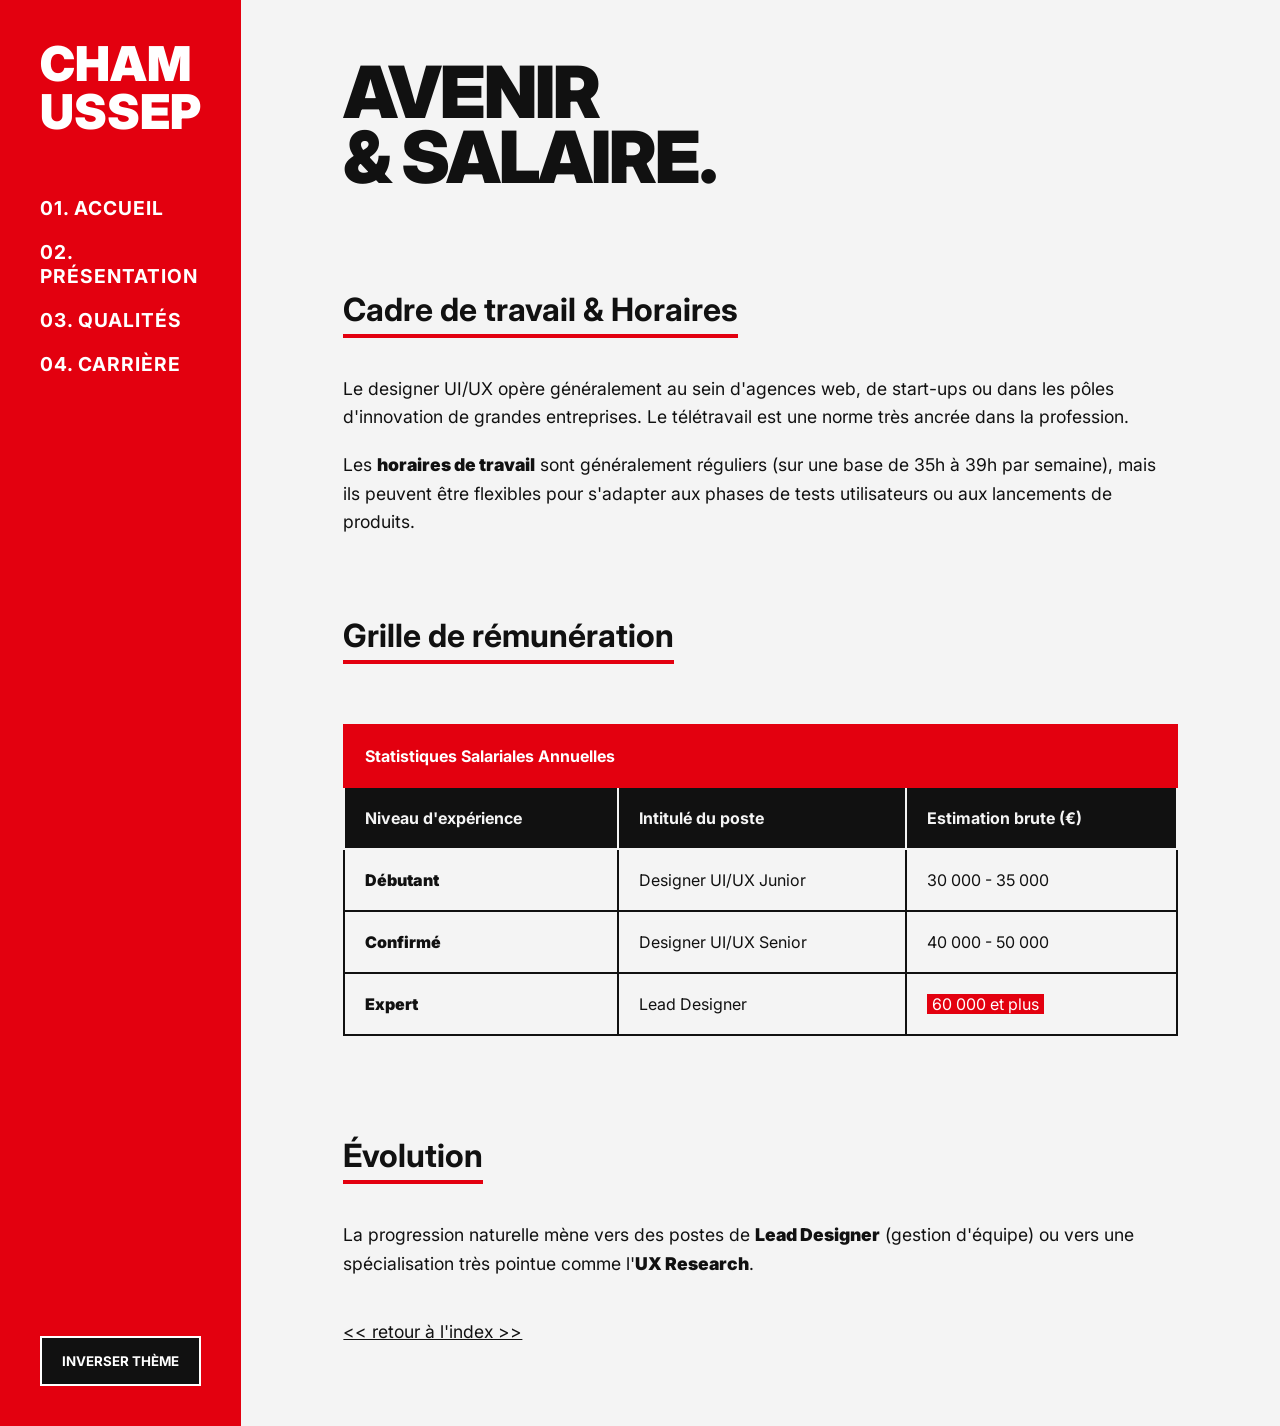
<file: carriere.html>
<!DOCTYPE html>
<html lang="fr">
<head>
    <meta charset="utf-8">
    <title>Carrière - UI/UX</title>
    <link href="apparence.css" rel="stylesheet"/>
</head>
<body id="page-body" class="theme-clair">

    <div id="layout">
        <nav class="nav">
            <div class="nav-logo">CHAM<br>USSEP</div>
            <a href="index.html">01. Accueil</a>
            <a href="presentation.html">02. Présentation</a>
            <a href="qualites.html">03. Qualités</a>
            <a href="carriere.html">04. Carrière</a>
            <button class="btn-theme" onclick="toggleTheme()">Inverser Thème</button>
        </nav>

        <main class="content">
            <h1>Avenir<br>& Salaire.</h1>

            <h2>Cadre de travail & Horaires</h2>
<p>Le designer UI/UX opère généralement au sein d'agences web, de start-ups ou dans les pôles d'innovation de grandes entreprises. Le télétravail est une norme très ancrée dans la profession.</p>
<p>Les <strong>horaires de travail</strong> sont généralement réguliers (sur une base de 35h à 39h par semaine), mais ils peuvent être flexibles pour s'adapter aux phases de tests utilisateurs ou aux lancements de produits.</p>
            <h2>Grille de rémunération</h2>

            <table class="bord">
                <tr>
                    <th colspan="3" style="background-color: #e3000f; color: #fff; border-color: #e3000f;">Statistiques Salariales Annuelles</th>
                </tr>
                <tr>
                    <th>Niveau d'expérience</th>
                    <th>Intitulé du poste</th>
                    <th>Estimation brute (&euro;)</th>
                </tr>
                <tr>
                    <td><strong>Débutant</strong></td>
                    <td>Designer UI/UX Junior</td>
                    <td>30 000 - 35 000</td>
                </tr>
                <tr>
                    <td><strong>Confirmé</strong></td>
                    <td>Designer UI/UX Senior</td>
                    <td>40 000 - 50 000</td>
                </tr>
                <tr>
                    <td><strong>Expert</strong></td>
                    <td>Lead Designer</td>
                    <td><mark>60 000 et plus</mark></td>
                </tr>
            </table>

            <h2>Évolution</h2>
            <p>La progression naturelle mène vers des postes de <strong>Lead Designer</strong> (gestion d'équipe) ou vers une spécialisation très pointue comme l'<strong>UX Research</strong>.</p>
            <p style="margin-top: 40px;"><a href="index.html" style="color: inherit;">&lt;&lt; retour à l'index &gt;&gt;</a></p>
        </main>
    </div>

    <script src="interaction.js"></script>
</body>
</html>
</file>
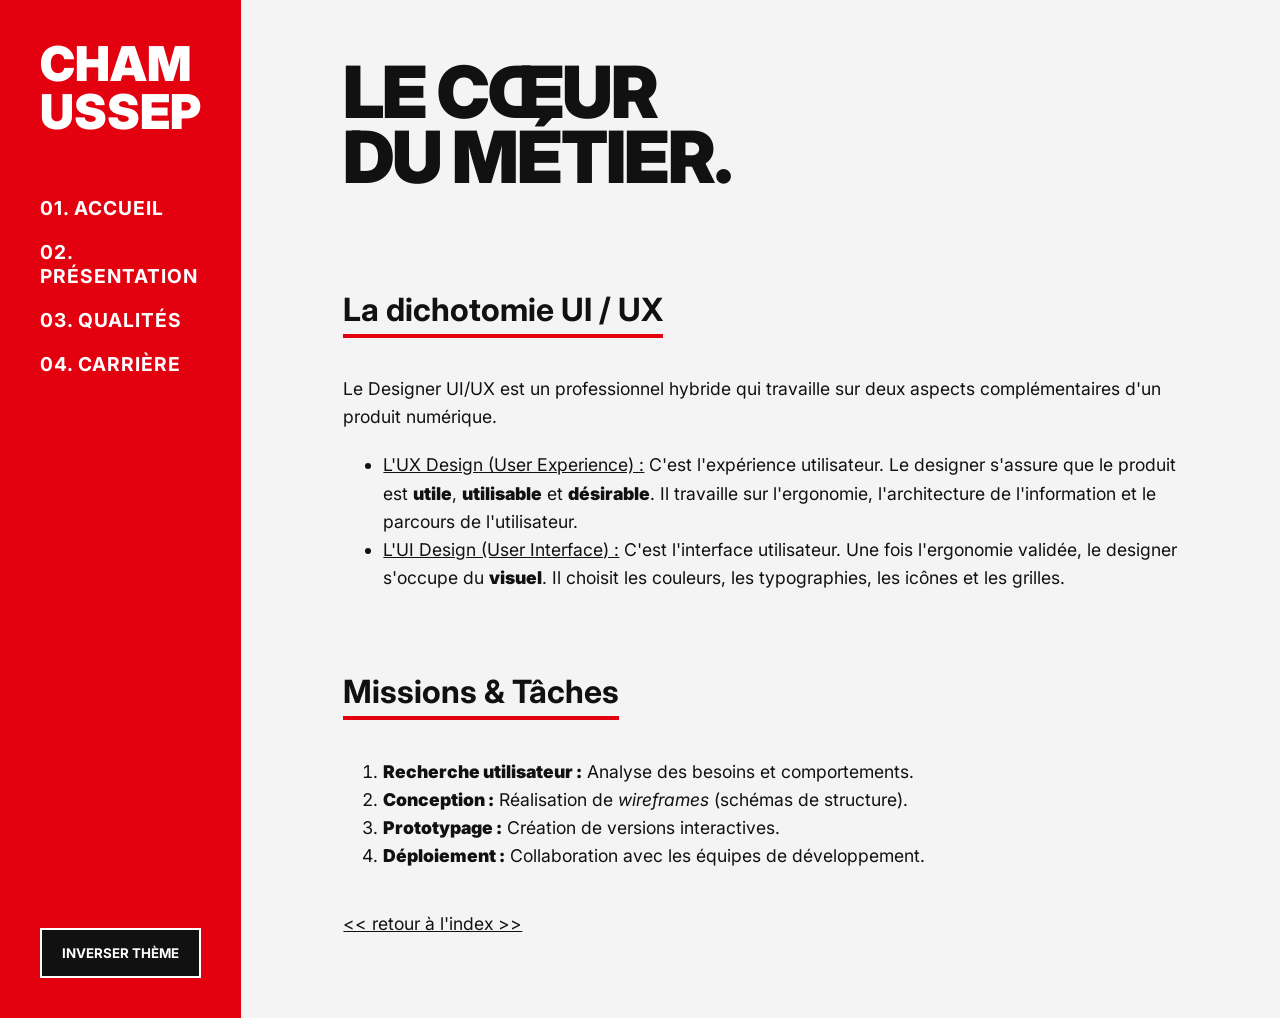
<file: presentation.html>
<!DOCTYPE html>
<html lang="fr">
<head>
    <meta charset="utf-8">
    <title>Présentation - UI/UX</title>
    <link href="apparence.css" rel="stylesheet"/>
</head>
<body id="page-body" class="theme-clair">

    <div id="layout">
        <nav class="nav">
            <div class="nav-logo">CHAM<br>USSEP</div>
            <a href="index.html">01. Accueil</a>
            <a href="presentation.html">02. Présentation</a>
            <a href="qualites.html">03. Qualités</a>
            <a href="carriere.html">04. Carrière</a>
            <button class="btn-theme" onclick="toggleTheme()">Inverser Thème</button>
        </nav>

        <main class="content">
            <h1>Le Cœur<br>du Métier.</h1>

            <h2>La dichotomie UI / UX</h2>
            <p>Le Designer UI/UX est un professionnel hybride qui travaille sur deux aspects complémentaires d'un produit numérique.</p>

            <ul>
                <li><u>L'UX Design (User Experience) :</u> C'est l'expérience utilisateur. Le designer s'assure que le produit est <strong>utile</strong>, <strong>utilisable</strong> et <strong>désirable</strong>. Il travaille sur l'ergonomie, l'architecture de l'information et le parcours de l'utilisateur.</li>
                <li><u>L'UI Design (User Interface) :</u> C'est l'interface utilisateur. Une fois l'ergonomie validée, le designer s'occupe du <strong>visuel</strong>. Il choisit les couleurs, les typographies, les icônes et les grilles.</li>
            </ul>

            <h2>Missions & Tâches</h2>
            <ol>
                <li><strong>Recherche utilisateur :</strong> Analyse des besoins et comportements.</li>
                <li><strong>Conception :</strong> Réalisation de <em>wireframes</em> (schémas de structure).</li>
                <li><strong>Prototypage :</strong> Création de versions interactives.</li>
                <li><strong>Déploiement :</strong> Collaboration avec les équipes de développement.</li>
            </ol>
            <p style="margin-top: 40px;">
                <a href="index.html" style="color: inherit;">&lt;&lt; retour à l'index &gt;&gt;</a>
            </p>
        </main>
    </div>

    <script src="interaction.js"></script>
</body>
</html>
</file>
<file: apparence.css>
@import url('https://fonts.googleapis.com/css2?family=Inter:wght@400;700;900&display=swap');

.theme-clair {
    background-color: #f4f4f4;
    color: #111111;
}

.theme-sombre {
    background-color: #111111;
    color: #f4f4f4;
}

body {
    font-family: 'Inter', Helvetica, Arial, sans-serif;
    margin: 0;
    padding: 0;
    transition: background-color 0.3s, color 0.3s;
}

#layout {
    display: flex;
    min-height: 100vh;
}

.nav {
    width: 280px;
    background-color: #e3000f;
    color: #ffffff;
    padding: 40px;
    display: flex;
    flex-direction: column;
}

.nav a {
    color: #ffffff;
    text-decoration: none;
    font-weight: 700;
    font-size: 1.2rem;
    margin-bottom: 20px;
    text-transform: uppercase;
    letter-spacing: 1px;
    transition: transform 0.2s;
}

.nav a:hover {
    transform: translateX(10px);
    text-decoration: underline;
}

.nav-logo {
    font-weight: 900;
    font-size: 3rem;
    line-height: 1;
    margin-bottom: 60px;
}

.content {
    flex-grow: 1;
    padding: 60px 8vw;
    max-width: 900px;
}

h1 {
    font-weight: 900;
    font-size: 4.5rem;
    line-height: 0.9;
    letter-spacing: -2px;
    margin-top: 0;
    margin-bottom: 40px;
    text-transform: uppercase;
}

h2 {
    font-weight: 700;
    font-size: 2rem;
    border-bottom: 4px solid #e3000f;
    display: inline-block;
    margin-top: 60px;
    margin-bottom: 20px;
    padding-bottom: 5px;
}

p, ul, ol {
    font-size: 1.1rem;
    line-height: 1.6;
    margin-bottom: 20px;
}

strong, b {
    font-weight: 900;
}

mark {
    background-color: #e3000f;
    color: #ffffff;
    padding: 0 5px;
}

.bord {
    width: 100%;
    border-collapse: collapse;
    margin-top: 40px;
    margin-bottom: 40px;
    font-size: 1rem;
}

.bord th, .bord td {
    border: 2px solid currentcolor;
    padding: 20px;
    text-align: left;
}

.theme-clair .bord th {
    background-color: #111111; 
    color: #f4f4f4;            
}

.theme-sombre .bord th {
    background-color: #f4f4f4; 
    color: #111111;            
}
.image-center {
    display: block;
    width: 100%;
    height: auto;
    margin: 60px 0;
    filter: grayscale(100%);
    border: 4px solid currentcolor;
}

.btn-theme {
    background-color: #111111;
    color: #ffffff;
    border: none;
    padding: 15px 20px;
    font-family: 'Inter', sans-serif;
    font-weight: 700;
    cursor: pointer;
    margin-top: auto;
    text-transform: uppercase;
    border: 2px solid #ffffff;
}

.theme-sombre .btn-theme {
    background-color: #f4f4f4;
    color: #111111;
    border: 2px solid #111111;
}

.schema-conteneur {
    margin-top: 40px;
    padding-top: 30px;
    border-top: 2px dashed currentcolor;
}

.schema-titre {
    font-family: monospace;
    font-weight: bold;
    margin-bottom: 20px;
    text-transform: uppercase;
}

.schema-reseau {
    display: block;
    padding: 10px 0;
}

.schema-box {
    display: block;
    border: 3px solid currentcolor;
    padding: 15px;
    font-family: monospace;
    font-size: 0.95rem;
    text-decoration: none;
    color: inherit;
    max-width: 250px;
}

.box-principal {
    background-color: #ff003c;
    color: #ffffff;
    margin-bottom: 25px;
}

.box-principal span {
    display: block;
    font-size: 0.8rem;
    margin-top: 5px;
    opacity: 0.9;
}

.schema-arborescence {
    padding-left: 30px;
}

.liaison-page {
    display: block;
    margin-bottom: 15px;
}

.symbole-fleche {
    display: inline-block;
    font-family: monospace;
    font-weight: bold;
    font-size: 1.2rem;
    margin-right: 15px;
    vertical-align: middle;
}

.schema-arborescence .schema-box {
    display: inline-block;
    vertical-align: middle;
    width: 100%;
    max-width: 220px;
    transition: background-color 0.2s, color 0.2s;
}

.schema-arborescence .schema-box:hover {
    background-color: currentcolor;
}

.theme-clair .schema-arborescence .schema-box:hover strong {
    color: #f4f4f4;
}

.theme-sombre .schema-arborescence .schema-box:hover strong {
    color: #111111;
}
</file>
